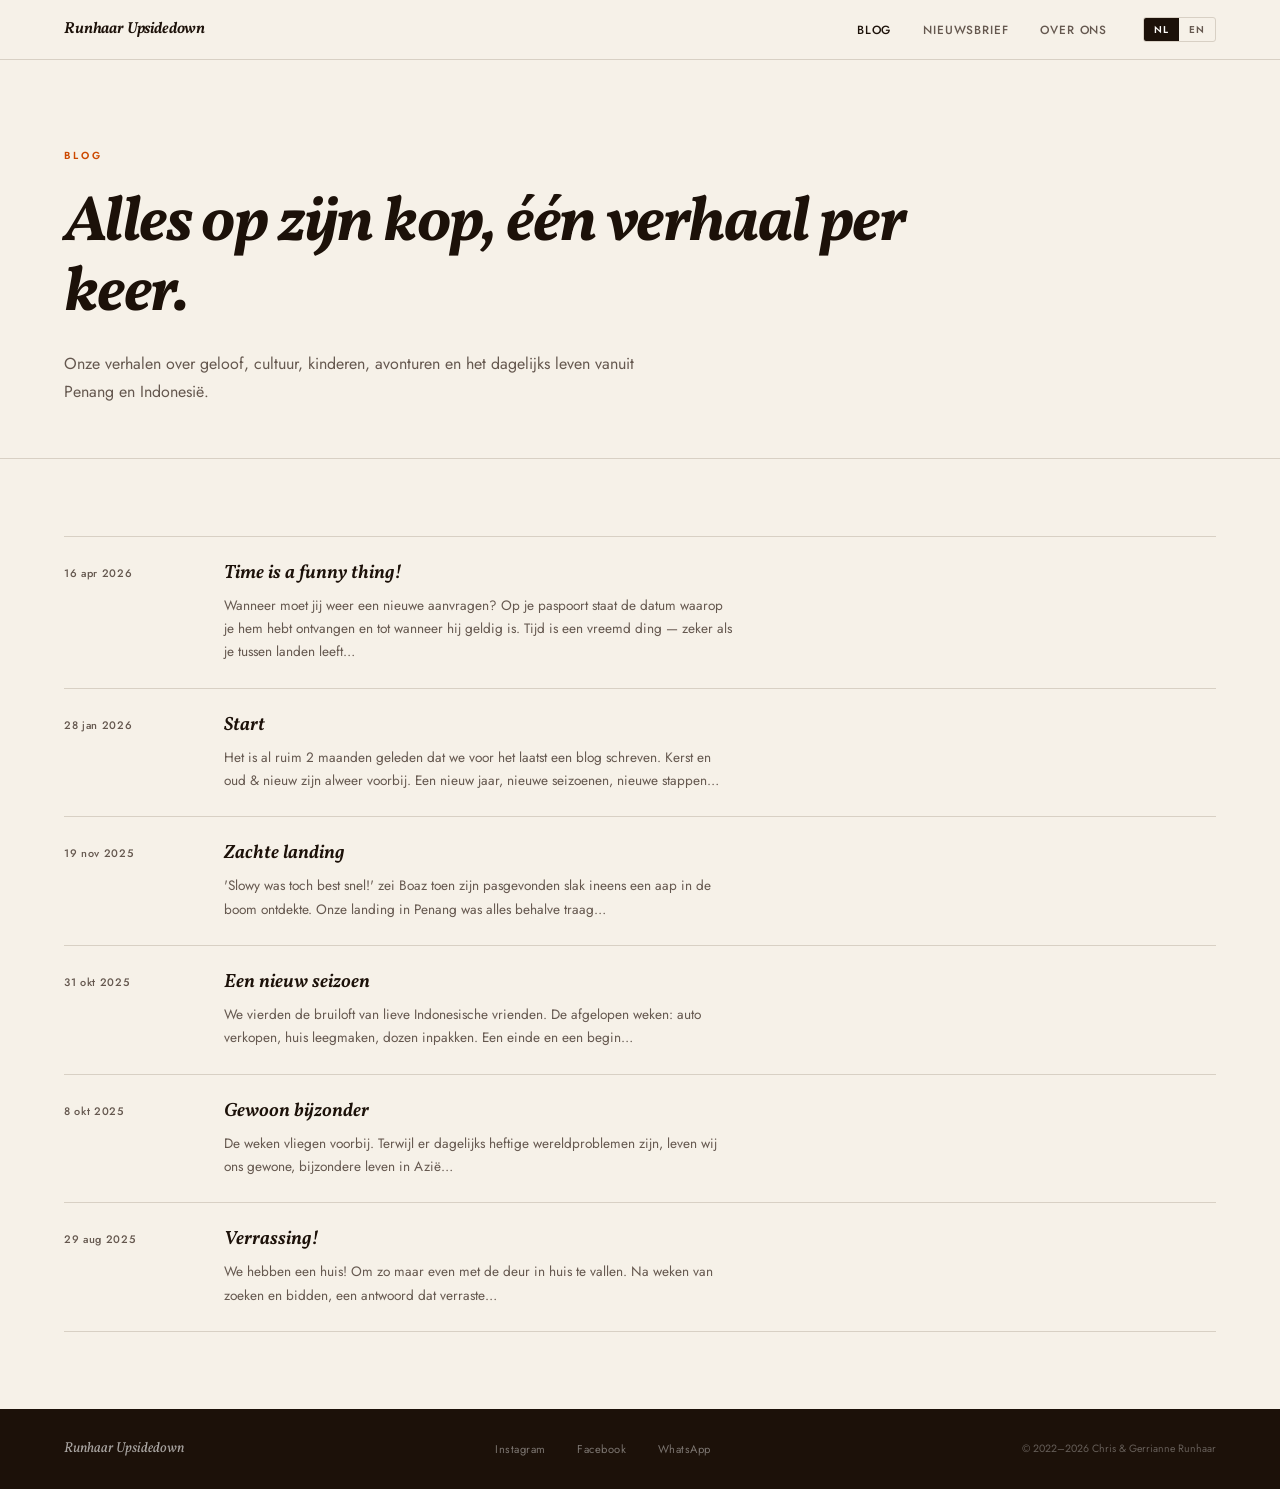
<file: blog.html>
<!DOCTYPE html>
<html lang="nl">
<head>
  <meta charset="UTF-8">
  <meta name="viewport" content="width=device-width, initial-scale=1.0">
  <title>Blog — Runhaar Upsidedown</title>
  <meta name="description" content="Alle blogs van Chris en Gerrianne Runhaar over hun leven in Penang en Azië.">
  <link rel="preconnect" href="https://fonts.googleapis.com">
  <link rel="preconnect" href="https://fonts.gstatic.com" crossorigin>
  <link href="https://fonts.googleapis.com/css2?family=Vollkorn:ital,wght@0,400;0,600;0,700;1,400;1,600;1,700&family=Jost:wght@300;400;500;600&display=swap" rel="stylesheet">
  <link rel="stylesheet" href="style.css">
</head>
<body class="lang-nl">

  <header class="site-header">
    <a href="index.html" class="site-logo">Runhaar Upsidedown</a>
    <nav class="site-nav">
      <a href="blog.html" class="nav-link active" data-lang="nl">Blog</a>
      <a href="blog.html" class="nav-link active" data-lang="en">Blog</a>
      <a href="newsletter.html" class="nav-link" data-lang="nl">Nieuwsbrief</a>
      <a href="newsletter.html" class="nav-link" data-lang="en">Newsletter</a>
      <a href="about.html" class="nav-link" data-lang="nl">Over ons</a>
      <a href="about.html" class="nav-link" data-lang="en">About us</a>
      <div class="lang-toggle">
        <button id="btn-nl" class="lang-btn active" onclick="setLang('nl')">NL</button>
        <button id="btn-en" class="lang-btn" onclick="setLang('en')">EN</button>
      </div>
    </nav>
  </header>

  <!-- HERO -->
  <section class="hero-text">
    <span class="eyebrow">Blog</span>
    <h1 data-lang="nl">Alles op zijn kop, één verhaal per keer.</h1>
    <h1 data-lang="en">Everything upside down, one story at a time.</h1>
    <p data-lang="nl">Onze verhalen over geloof, cultuur, kinderen, avonturen en het dagelijks leven vanuit Penang en Indonesië.</p>
    <p data-lang="en">Our stories about faith, culture, family, adventure, and everyday life from Penang and Indonesia.</p>
  </section>

  <!-- ALL POSTS -->
  <section class="content-section">
    <nav class="post-list">

      <a class="post-item" href="https://www.runhaarupsidedown.nl/blog" target="_blank" rel="noopener">
        <span class="post-date-col">16 apr 2026</span>
        <span>
          <p class="post-title">Time is a funny thing!</p>
          <p class="post-excerpt" data-lang="nl">Wanneer moet jij weer een nieuwe aanvragen? Op je paspoort staat de datum waarop je hem hebt ontvangen en tot wanneer hij geldig is. Tijd is een vreemd ding — zeker als je tussen landen leeft…</p>
          <p class="post-excerpt" data-lang="en">When do you need to renew yours? Your passport shows the date it was issued and how long it's valid. Time is a funny thing — especially when you live between countries…</p>
        </span>
      </a>

      <a class="post-item" href="https://www.runhaarupsidedown.nl/blog" target="_blank" rel="noopener">
        <span class="post-date-col">28 jan 2026</span>
        <span>
          <p class="post-title">Start</p>
          <p class="post-excerpt" data-lang="nl">Het is al ruim 2 maanden geleden dat we voor het laatst een blog schreven. Kerst en oud &amp; nieuw zijn alweer voorbij. Een nieuw jaar, nieuwe seizoenen, nieuwe stappen…</p>
          <p class="post-excerpt" data-lang="en">It's been over 2 months since our last post. Christmas and New Year have already passed. A new year, new seasons, new steps…</p>
        </span>
      </a>

      <a class="post-item" href="https://www.runhaarupsidedown.nl/blog" target="_blank" rel="noopener">
        <span class="post-date-col">19 nov 2025</span>
        <span>
          <p class="post-title">Zachte landing</p>
          <p class="post-excerpt" data-lang="nl">'Slowy was toch best snel!' zei Boaz toen zijn pasgevonden slak ineens een aap in de boom ontdekte. Onze landing in Penang was alles behalve traag…</p>
          <p class="post-excerpt" data-lang="en">'Slowy was actually pretty fast!' said Boaz when his newly found snail suddenly spotted a monkey in the tree. Our landing in Penang was anything but slow…</p>
        </span>
      </a>

      <a class="post-item" href="https://www.runhaarupsidedown.nl/blog" target="_blank" rel="noopener">
        <span class="post-date-col">31 okt 2025</span>
        <span>
          <p class="post-title">Een nieuw seizoen</p>
          <p class="post-excerpt" data-lang="nl">We vierden de bruiloft van lieve Indonesische vrienden. De afgelopen weken: auto verkopen, huis leegmaken, dozen inpakken. Een einde en een begin…</p>
          <p class="post-excerpt" data-lang="en">We celebrated the wedding of dear Indonesian friends. Recent weeks: selling a car, emptying the house, packing boxes. An ending and a beginning…</p>
        </span>
      </a>

      <a class="post-item" href="https://www.runhaarupsidedown.nl/blog" target="_blank" rel="noopener">
        <span class="post-date-col">8 okt 2025</span>
        <span>
          <p class="post-title">Gewoon bijzonder</p>
          <p class="post-excerpt" data-lang="nl">De weken vliegen voorbij. Terwijl er dagelijks heftige wereldproblemen zijn, leven wij ons gewone, bijzondere leven in Azië…</p>
          <p class="post-excerpt" data-lang="en">The weeks fly by. While the world faces daily crises, we live our ordinary, extraordinary life in Asia…</p>
        </span>
      </a>

      <a class="post-item" href="https://www.runhaarupsidedown.nl/blog" target="_blank" rel="noopener">
        <span class="post-date-col">29 aug 2025</span>
        <span>
          <p class="post-title">Verrassing!</p>
          <p class="post-excerpt" data-lang="nl">We hebben een huis! Om zo maar even met de deur in huis te vallen. Na weken van zoeken en bidden, een antwoord dat verraste…</p>
          <p class="post-excerpt" data-lang="en">We have a house! To get straight to the point. After weeks of searching and praying, an answer that surprised us…</p>
        </span>
      </a>

    </nav>
  </section>

  <footer class="site-footer">
    <span class="footer-brand">Runhaar Upsidedown</span>
    <div class="footer-links">
      <a href="https://instagram.com" target="_blank" rel="noopener">Instagram</a>
      <a href="https://facebook.com" target="_blank" rel="noopener">Facebook</a>
      <a href="https://wa.me/" target="_blank" rel="noopener">WhatsApp</a>
    </div>
    <span class="footer-copy">&copy; 2022–2026 Chris &amp; Gerrianne Runhaar</span>
  </footer>

  <script>
    function setLang(lang) {
      document.body.className = 'lang-' + lang;
      document.getElementById('btn-nl').classList.toggle('active', lang === 'nl');
      document.getElementById('btn-en').classList.toggle('active', lang === 'en');
      document.documentElement.lang = lang;
      localStorage.setItem('ruu-lang', lang);
    }

    const savedLang = localStorage.getItem('ruu-lang') || 'nl';
    setLang(savedLang);
  </script>

</body>
</html>
</file>
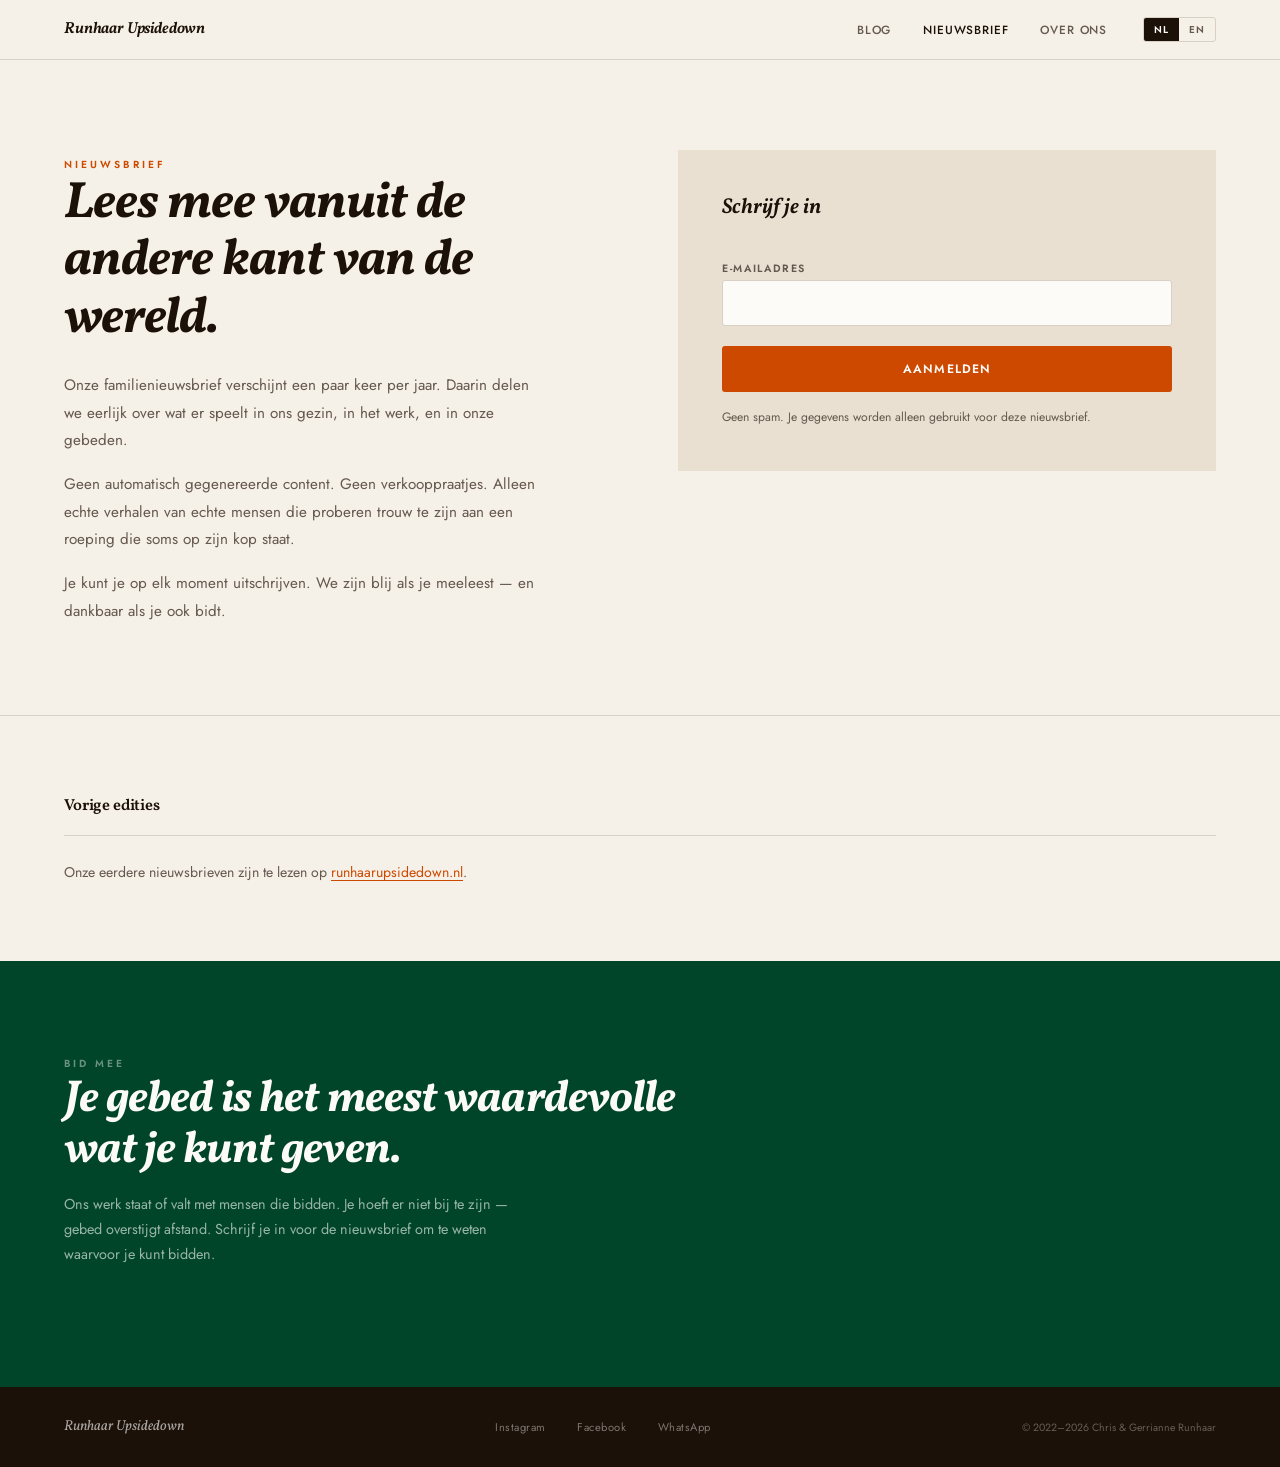
<file: newsletter.html>
<!DOCTYPE html>
<html lang="nl">
<head>
  <meta charset="UTF-8">
  <meta name="viewport" content="width=device-width, initial-scale=1.0">
  <title>Nieuwsbrief — Runhaar Upsidedown</title>
  <meta name="description" content="Schrijf je in voor de familienieuwsbrief van Chris en Gerrianne Runhaar.">
  <link rel="preconnect" href="https://fonts.googleapis.com">
  <link rel="preconnect" href="https://fonts.gstatic.com" crossorigin>
  <link href="https://fonts.googleapis.com/css2?family=Vollkorn:ital,wght@0,400;0,600;0,700;1,400;1,600;1,700&family=Jost:wght@300;400;500;600&display=swap" rel="stylesheet">
  <link rel="stylesheet" href="style.css">
</head>
<body class="lang-nl">

  <header class="site-header">
    <a href="index.html" class="site-logo">Runhaar Upsidedown</a>
    <nav class="site-nav">
      <a href="blog.html" class="nav-link" data-lang="nl">Blog</a>
      <a href="blog.html" class="nav-link" data-lang="en">Blog</a>
      <a href="newsletter.html" class="nav-link active" data-lang="nl">Nieuwsbrief</a>
      <a href="newsletter.html" class="nav-link active" data-lang="en">Newsletter</a>
      <a href="about.html" class="nav-link" data-lang="nl">Over ons</a>
      <a href="about.html" class="nav-link" data-lang="en">About us</a>
      <div class="lang-toggle">
        <button id="btn-nl" class="lang-btn active" onclick="setLang('nl')">NL</button>
        <button id="btn-en" class="lang-btn" onclick="setLang('en')">EN</button>
      </div>
    </nav>
  </header>

  <!-- NEWSLETTER LAYOUT -->
  <section class="newsletter-layout">
    <div class="newsletter-lead">
      <span class="eyebrow" data-lang="nl">Nieuwsbrief</span>
      <span class="eyebrow" data-lang="en">Newsletter</span>
      <h1 data-lang="nl">Lees mee vanuit de andere kant van de wereld.</h1>
      <h1 data-lang="en">Read along from the other side of the world.</h1>
      <p data-lang="nl">Onze familienieuwsbrief verschijnt een paar keer per jaar. Daarin delen we eerlijk over wat er speelt in ons gezin, in het werk, en in onze gebeden.</p>
      <p data-lang="en">Our family newsletter is published a few times a year. In it we share honestly about what's happening in our family, in our work, and in our prayers.</p>
      <p data-lang="nl">Geen automatisch gegenereerde content. Geen verkooppraatjes. Alleen echte verhalen van echte mensen die proberen trouw te zijn aan een roeping die soms op zijn kop staat.</p>
      <p data-lang="en">No auto-generated content. No sales pitch. Just real stories from real people trying to be faithful to a calling that is sometimes upside down.</p>
      <p data-lang="nl">Je kunt je op elk moment uitschrijven. We zijn blij als je meeleest — en dankbaar als je ook bidt.</p>
      <p data-lang="en">You can unsubscribe at any time. We are glad when you read along — and grateful when you pray along too.</p>
    </div>

    <div class="newsletter-box">
      <h2 data-lang="nl">Schrijf je in</h2>
      <h2 data-lang="en">Subscribe</h2>

      <form id="nl-form" onsubmit="handleSubscribe(event)">
        <div class="form-group">
          <label class="form-label" data-lang="nl" for="email-field">E-mailadres</label>
          <label class="form-label" data-lang="en" for="email-field">Email address</label>
          <input
            class="form-input"
            type="email"
            id="email-field"
            name="email"
            autocomplete="email"
            required>
        </div>

        <button class="btn-primary" type="submit">
          <span data-lang="nl">Aanmelden</span>
          <span data-lang="en">Subscribe</span>
        </button>

        <p class="form-note" data-lang="nl">Geen spam. Je gegevens worden alleen gebruikt voor deze nieuwsbrief.</p>
        <p class="form-note" data-lang="en">No spam. Your data is only used for this newsletter.</p>

        <div class="form-result" id="form-result"></div>
      </form>
    </div>
  </section>

  <!-- ARCHIVE NOTE -->
  <section class="newsletter-archive">
    <div class="section-head" style="margin-bottom: 1.5rem; padding-bottom: 1rem;">
      <span class="section-head-label" data-lang="nl">Vorige edities</span>
      <span class="section-head-label" data-lang="en">Past editions</span>
    </div>
    <p class="archive-note" data-lang="nl">
      Onze eerdere nieuwsbrieven zijn te lezen op <a href="https://www.runhaarupsidedown.nl" target="_blank" rel="noopener" style="color: var(--terra); text-decoration: underline; text-underline-offset: 3px;">runhaarupsidedown.nl</a>.
    </p>
    <p class="archive-note" data-lang="en">
      Our earlier newsletters can be found at <a href="https://www.runhaarupsidedown.nl" target="_blank" rel="noopener" style="color: var(--terra); text-decoration: underline; text-underline-offset: 3px;">runhaarupsidedown.nl</a>.
    </p>
  </section>

  <!-- NEWSLETTER BAND (prayer CTA) -->
  <section class="newsletter-band">
    <span class="eyebrow" data-lang="nl">Bid mee</span>
    <span class="eyebrow" data-lang="en">Pray along</span>
    <h2 data-lang="nl">Je gebed is het meest waardevolle wat je kunt geven.</h2>
    <h2 data-lang="en">Your prayer is the most valuable thing you can give.</h2>
    <p data-lang="nl">Ons werk staat of valt met mensen die bidden. Je hoeft er niet bij te zijn — gebed overstijgt afstand. Schrijf je in voor de nieuwsbrief om te weten waarvoor je kunt bidden.</p>
    <p data-lang="en">Our work depends on people who pray. You don't have to be there — prayer transcends distance. Subscribe to the newsletter to know what to pray for.</p>
  </section>

  <footer class="site-footer">
    <span class="footer-brand">Runhaar Upsidedown</span>
    <div class="footer-links">
      <a href="https://instagram.com" target="_blank" rel="noopener">Instagram</a>
      <a href="https://facebook.com" target="_blank" rel="noopener">Facebook</a>
      <a href="https://wa.me/" target="_blank" rel="noopener">WhatsApp</a>
    </div>
    <span class="footer-copy">&copy; 2022–2026 Chris &amp; Gerrianne Runhaar</span>
  </footer>

  <script>
    function setLang(lang) {
      document.body.className = 'lang-' + lang;
      document.getElementById('btn-nl').classList.toggle('active', lang === 'nl');
      document.getElementById('btn-en').classList.toggle('active', lang === 'en');
      document.documentElement.lang = lang;
      localStorage.setItem('ruu-lang', lang);
    }

    async function handleSubscribe(e) {
      e.preventDefault();
      const email = document.getElementById('email-field').value;
      const result = document.getElementById('form-result');
      const btn = e.target.querySelector('.btn-primary');
      const isEn = document.body.classList.contains('lang-en');

      btn.disabled = true;
      btn.innerHTML = isEn ? 'Submitting…' : 'Aanmelden…';

      try {
        const res = await fetch('/api/subscribe', {
          method: 'POST',
          headers: { 'Content-Type': 'application/json' },
          body: JSON.stringify({ email }),
        });
        const data = await res.json();

        result.style.display = 'block';
        result.className = 'form-result ' + (data.ok ? 'success' : 'error');

        if (data.ok) {
          result.textContent = data.already
            ? (isEn ? 'You\'re already subscribed — thank you!' : 'Je bent al aangemeld — bedankt!')
            : (isEn ? 'Subscribed! We\'ll be in touch.' : 'Aangemeld! We houden je op de hoogte.');
        } else {
          result.textContent = data.error || (isEn ? 'Something went wrong. Please try again.' : 'Er ging iets mis. Probeer het opnieuw.');
        }
      } catch {
        result.style.display = 'block';
        result.className = 'form-result error';
        result.textContent = isEn ? 'Something went wrong. Please try again.' : 'Er ging iets mis. Probeer het opnieuw.';
      } finally {
        btn.disabled = false;
        btn.innerHTML = isEn
          ? '<span data-lang="en">Subscribe</span>'
          : '<span data-lang="nl">Aanmelden</span>';
      }
    }

    const savedLang = localStorage.getItem('ruu-lang') || 'nl';
    setLang(savedLang);
  </script>

</body>
</html>
</file>
<file: style.css>
/* Runhaar Upsidedown — shared styles */

*, *::before, *::after { margin: 0; padding: 0; box-sizing: border-box; }

:root {
  --cream:    oklch(96% 0.014 82);
  --sand:     oklch(91% 0.022 78);
  --ink:      oklch(19% 0.024 56);
  --mid:      oklch(47% 0.022 58);
  --rule:     oklch(86% 0.018 76);
  --terra:    oklch(58% 0.18 42);
  --terra-dk: oklch(50% 0.18 42);
  --green:    oklch(34% 0.085 162);
  --white:    oklch(99% 0.005 82);
  --ff-disp:  'Vollkorn', Georgia, 'Times New Roman', serif;
  --ff-body:  'Jost', system-ui, sans-serif;
}

html { scroll-behavior: smooth; }

body {
  font-family: var(--ff-body);
  background: var(--cream);
  color: var(--ink);
  line-height: 1.65;
  -webkit-font-smoothing: antialiased;
}

img { display: block; max-width: 100%; height: auto; }
a { color: inherit; }

/* ── HEADER ── */
.site-header {
  position: sticky;
  top: 0;
  z-index: 100;
  background: var(--cream);
  border-bottom: 1px solid var(--rule);
  padding: 0 clamp(1.5rem, 5vw, 4rem);
  display: flex;
  align-items: center;
  justify-content: space-between;
  height: 60px;
}

.site-logo {
  font-family: var(--ff-disp);
  font-size: 1rem;
  font-weight: 600;
  font-style: italic;
  letter-spacing: -0.01em;
  text-decoration: none;
  color: var(--ink);
  flex-shrink: 0;
}

.site-nav {
  display: flex;
  align-items: center;
  gap: clamp(1rem, 2.5vw, 2rem);
}

.nav-link {
  font-size: 0.74rem;
  font-weight: 500;
  letter-spacing: 0.07em;
  text-transform: uppercase;
  text-decoration: none;
  color: var(--mid);
  transition: color 0.15s;
}

.nav-link:hover,
.nav-link.active { color: var(--ink); }

.lang-toggle {
  display: flex;
  border: 1px solid var(--rule);
  border-radius: 3px;
  overflow: hidden;
  margin-left: 0.25rem;
}

.lang-btn {
  background: none;
  border: none;
  padding: 0.28rem 0.6rem;
  font-family: var(--ff-body);
  font-size: 0.62rem;
  font-weight: 600;
  letter-spacing: 0.14em;
  cursor: pointer;
  color: var(--mid);
  transition: background 0.15s, color 0.15s;
}

.lang-btn.active {
  background: var(--ink);
  color: var(--white);
}

/* ── EYEBROW ── */
.eyebrow {
  display: block;
  font-size: 0.64rem;
  font-weight: 600;
  letter-spacing: 0.3em;
  text-transform: uppercase;
  color: var(--terra);
}

/* ── PHOTO HERO ── */
.hero-photo {
  position: relative;
  height: clamp(480px, 70vh, 740px);
  background: var(--ink);
  overflow: hidden;
}

.hero-photo img {
  position: absolute;
  inset: 0;
  width: 100%;
  height: 100%;
  object-fit: cover;
  object-position: center 30%;
  opacity: 0.62;
}

.hero-photo-content {
  position: relative;
  height: 100%;
  display: flex;
  flex-direction: column;
  justify-content: flex-end;
  padding: clamp(2rem, 5vw, 5rem);
  padding-right: min(40%, 45rem);
}

.hero-photo-content .eyebrow {
  color: rgba(255,255,255,0.5);
  margin-bottom: 1.5rem;
}

.hero-photo-content h1 {
  font-family: var(--ff-disp);
  font-size: clamp(2.4rem, 5.5vw, 4.8rem);
  font-weight: 700;
  font-style: italic;
  line-height: 1.08;
  letter-spacing: -0.025em;
  color: var(--white);
  max-width: 18ch;
  margin-bottom: 1.5rem;
}

.hero-photo-content p {
  font-size: clamp(0.88rem, 1.4vw, 1rem);
  line-height: 1.72;
  color: rgba(255,255,255,0.7);
  max-width: 52ch;
}

/* ── TEXT HERO ── */
.hero-text {
  padding: clamp(3rem, 7vw, 5.5rem) clamp(1.5rem, 6vw, 4rem) clamp(2.5rem, 4vw, 3.5rem);
  border-bottom: 1px solid var(--rule);
}

.hero-text .eyebrow { margin-bottom: 1.5rem; }

.hero-text h1 {
  font-family: var(--ff-disp);
  font-size: clamp(2.2rem, 5vw, 4rem);
  font-weight: 700;
  font-style: italic;
  line-height: 1.1;
  letter-spacing: -0.025em;
  max-width: 22ch;
  margin-bottom: 1.25rem;
}

.hero-text p {
  font-size: 1rem;
  line-height: 1.78;
  color: var(--mid);
  max-width: 60ch;
}

/* ── CONTENT SECTION ── */
.content-section {
  padding: clamp(3rem, 6vw, 5rem) clamp(1.5rem, 6vw, 4rem);
}

.section-head {
  display: flex;
  align-items: baseline;
  justify-content: space-between;
  padding-bottom: 1.25rem;
  margin-bottom: 2.5rem;
  border-bottom: 1px solid var(--rule);
}

.section-head-label {
  font-family: var(--ff-disp);
  font-size: 1rem;
  font-weight: 600;
  letter-spacing: -0.01em;
}

.see-all {
  font-size: 0.73rem;
  font-weight: 500;
  letter-spacing: 0.05em;
  color: var(--terra);
  text-decoration: none;
  transition: color 0.15s;
}

.see-all:hover { color: var(--terra-dk); }

/* ── POST LIST ── */
.post-list { display: flex; flex-direction: column; }

.post-item {
  display: grid;
  grid-template-columns: 7rem 1fr;
  gap: 3rem;
  padding: 1.5rem 0;
  border-bottom: 1px solid var(--rule);
  text-decoration: none;
  color: inherit;
  transition: opacity 0.15s;
}

.post-item:first-child { border-top: 1px solid var(--rule); }
.post-item:hover { opacity: 0.68; }
.post-item:hover .post-title { color: var(--terra); }

.post-date-col {
  font-size: 0.68rem;
  font-weight: 500;
  letter-spacing: 0.06em;
  color: var(--mid);
  padding-top: 0.25rem;
  white-space: nowrap;
}

.post-title {
  font-family: var(--ff-disp);
  font-size: clamp(1rem, 1.8vw, 1.2rem);
  font-weight: 600;
  font-style: italic;
  line-height: 1.3;
  margin-bottom: 0.5rem;
  color: var(--ink);
  transition: color 0.15s;
}

.post-excerpt {
  font-size: 0.85rem;
  line-height: 1.72;
  color: var(--mid);
  max-width: 64ch;
}

/* ── SPLIT PHOTO ── */
.split-section {
  display: grid;
  grid-template-columns: 1fr 1fr;
  min-height: 440px;
  border-top: 1px solid var(--rule);
}

.split-photo { overflow: hidden; background: var(--sand); }

.split-photo img {
  width: 100%;
  height: 100%;
  object-fit: cover;
  object-position: center top;
}

.split-content {
  background: var(--sand);
  padding: clamp(2.5rem, 5vw, 4.5rem) clamp(2rem, 4vw, 3.5rem);
  display: flex;
  flex-direction: column;
  justify-content: center;
}

.split-content .eyebrow { margin-bottom: 1.5rem; }

.split-content h2 {
  font-family: var(--ff-disp);
  font-size: clamp(1.4rem, 2.8vw, 2.2rem);
  font-weight: 700;
  font-style: italic;
  line-height: 1.18;
  letter-spacing: -0.02em;
  margin-bottom: 1.25rem;
}

.split-content p {
  font-size: 0.9rem;
  line-height: 1.82;
  color: var(--mid);
  max-width: 48ch;
}

.split-content p + p { margin-top: 1rem; }

/* ── NEWSLETTER BAND ── */
.newsletter-band {
  background: var(--green);
  padding: clamp(3rem, 7vw, 5.5rem) clamp(1.5rem, 6vw, 4rem);
}

.newsletter-band .eyebrow {
  color: rgba(255,255,255,0.42);
  margin-bottom: 1.5rem;
}

.newsletter-band h2 {
  font-family: var(--ff-disp);
  font-size: clamp(1.8rem, 3.5vw, 2.8rem);
  font-weight: 700;
  font-style: italic;
  color: var(--white);
  line-height: 1.12;
  letter-spacing: -0.02em;
  max-width: 22ch;
  margin-bottom: 1rem;
}

.newsletter-band p {
  font-size: 0.9rem;
  line-height: 1.75;
  color: rgba(255,255,255,0.6);
  max-width: 50ch;
  margin-bottom: 2rem;
}

.subscribe-form {
  display: flex;
  gap: 0.5rem;
  flex-wrap: wrap;
  max-width: 520px;
}

.subscribe-form input[type="email"] {
  flex: 1;
  min-width: 200px;
  padding: 0.75rem 1rem;
  background: rgba(255,255,255,0.1);
  border: 1px solid rgba(255,255,255,0.2);
  border-radius: 3px;
  font-family: var(--ff-body);
  font-size: 0.9rem;
  color: var(--white);
  outline: none;
  transition: border-color 0.15s;
}

.subscribe-form input::placeholder { color: rgba(255,255,255,0.36); }
.subscribe-form input:focus { border-color: rgba(255,255,255,0.5); }

.subscribe-form button {
  padding: 0.75rem 1.5rem;
  background: var(--terra);
  border: none;
  border-radius: 3px;
  font-family: var(--ff-body);
  font-size: 0.74rem;
  font-weight: 600;
  letter-spacing: 0.09em;
  text-transform: uppercase;
  color: var(--white);
  cursor: pointer;
  transition: background 0.15s;
  white-space: nowrap;
}

.subscribe-form button:hover { background: var(--terra-dk); }

.form-msg {
  margin-top: 1rem;
  font-size: 0.82rem;
  color: rgba(255,255,255,0.75);
  display: none;
}

/* ── FOOTER ── */
.site-footer {
  background: var(--ink);
  padding: 1.75rem clamp(1.5rem, 6vw, 4rem);
  display: flex;
  justify-content: space-between;
  align-items: center;
  gap: 1rem;
  flex-wrap: wrap;
}

.footer-brand {
  font-family: var(--ff-disp);
  font-size: 0.9rem;
  font-style: italic;
  color: rgba(255,255,255,0.62);
}

.footer-links {
  display: flex;
  gap: 2rem;
  align-items: center;
}

.footer-links a {
  font-size: 0.7rem;
  letter-spacing: 0.04em;
  color: rgba(255,255,255,0.42);
  text-decoration: none;
  transition: color 0.15s;
}

.footer-links a:hover { color: rgba(255,255,255,0.82); }

.footer-copy {
  font-size: 0.66rem;
  color: rgba(255,255,255,0.32);
}

/* ── ABOUT PAGE ── */
.about-hero-grid {
  display: grid;
  grid-template-columns: 1fr 340px;
  gap: clamp(3rem, 6vw, 5rem);
  align-items: center;
  padding: clamp(3rem, 6vw, 5rem) clamp(1.5rem, 6vw, 4rem);
  border-bottom: 1px solid var(--rule);
}

.about-hero-grid .eyebrow { margin-bottom: 1.5rem; }

.about-hero-grid h1 {
  font-family: var(--ff-disp);
  font-size: clamp(1.8rem, 4vw, 3.2rem);
  font-weight: 700;
  font-style: italic;
  line-height: 1.12;
  letter-spacing: -0.02em;
  margin-bottom: 1.5rem;
}

.about-hero-grid p {
  font-size: 0.95rem;
  line-height: 1.82;
  color: var(--mid);
  max-width: 56ch;
}

.about-hero-grid p + p { margin-top: 1rem; }

.about-photo {
  aspect-ratio: 3/4;
  overflow: hidden;
  border-radius: 2px;
}

.about-photo img {
  width: 100%;
  height: 100%;
  object-fit: cover;
  object-position: center top;
}

.principle-band {
  background: var(--sand);
  padding: clamp(3.5rem, 7vw, 6rem) clamp(1.5rem, 6vw, 4rem);
}

.principle-band blockquote {
  font-family: var(--ff-disp);
  font-size: clamp(1.8rem, 4vw, 3.2rem);
  font-weight: 700;
  font-style: italic;
  line-height: 1.12;
  letter-spacing: -0.025em;
  max-width: 26ch;
  margin-bottom: 2rem;
}

.principle-band p {
  font-size: 0.95rem;
  line-height: 1.82;
  color: var(--mid);
  max-width: 64ch;
}

.principle-band p + p { margin-top: 1rem; }

.two-col {
  display: grid;
  grid-template-columns: 1fr 1fr;
  gap: clamp(3rem, 6vw, 5rem);
  padding: clamp(3rem, 6vw, 5rem) clamp(1.5rem, 6vw, 4rem);
  border-top: 1px solid var(--rule);
}

.two-col h2 {
  font-family: var(--ff-disp);
  font-size: clamp(1.2rem, 2.5vw, 1.65rem);
  font-weight: 700;
  font-style: italic;
  line-height: 1.25;
  margin-bottom: 1.25rem;
}

.two-col p {
  font-size: 0.9rem;
  line-height: 1.82;
  color: var(--mid);
}

.two-col p + p { margin-top: 1rem; }

/* ── NEWSLETTER PAGE ── */
.newsletter-layout {
  display: grid;
  grid-template-columns: 1fr 1fr;
  gap: clamp(3rem, 6vw, 5rem);
  padding: clamp(3.5rem, 7vw, 6rem) clamp(1.5rem, 6vw, 4rem);
  align-items: start;
  border-bottom: 1px solid var(--rule);
}

.newsletter-lead .eyebrow { margin-bottom: 1.5rem; }

.newsletter-lead h1 {
  font-family: var(--ff-disp);
  font-size: clamp(2rem, 4vw, 3.2rem);
  font-weight: 700;
  font-style: italic;
  line-height: 1.12;
  letter-spacing: -0.02em;
  margin-bottom: 1.5rem;
}

.newsletter-lead p {
  font-size: 0.95rem;
  line-height: 1.82;
  color: var(--mid);
  max-width: 54ch;
}

.newsletter-lead p + p { margin-top: 1rem; }

.newsletter-box {
  background: var(--sand);
  padding: clamp(2rem, 4vw, 2.75rem);
}

.newsletter-box h2 {
  font-family: var(--ff-disp);
  font-size: 1.35rem;
  font-weight: 600;
  font-style: italic;
  line-height: 1.3;
  margin-bottom: 2rem;
}

.form-group { margin-bottom: 1.25rem; }

.form-label {
  display: block;
  font-size: 0.66rem;
  font-weight: 600;
  letter-spacing: 0.13em;
  text-transform: uppercase;
  color: var(--mid);
  margin-bottom: 0.5rem;
}

.form-input {
  width: 100%;
  padding: 0.75rem 1rem;
  background: var(--white);
  border: 1px solid var(--rule);
  border-radius: 3px;
  font-family: var(--ff-body);
  font-size: 0.9rem;
  color: var(--ink);
  outline: none;
  transition: border-color 0.15s;
}

.form-input:focus { border-color: var(--terra); }

.btn-primary {
  display: block;
  width: 100%;
  padding: 0.875rem;
  background: var(--terra);
  border: none;
  border-radius: 3px;
  font-family: var(--ff-body);
  font-size: 0.76rem;
  font-weight: 600;
  letter-spacing: 0.1em;
  text-transform: uppercase;
  color: var(--white);
  cursor: pointer;
  transition: background 0.15s;
  text-align: center;
}

.btn-primary:hover { background: var(--terra-dk); }

.form-note {
  margin-top: 1rem;
  font-size: 0.76rem;
  color: var(--mid);
  line-height: 1.6;
}

.form-result {
  margin-top: 1rem;
  padding: 0.875rem 1rem;
  border-radius: 3px;
  font-size: 0.84rem;
  display: none;
}

.form-result.success {
  background: oklch(93% 0.05 162);
  color: oklch(30% 0.09 162);
}

.form-result.error {
  background: oklch(95% 0.04 42);
  color: var(--terra-dk);
}

.newsletter-archive {
  padding: clamp(3rem, 6vw, 5rem) clamp(1.5rem, 6vw, 4rem);
}

.archive-note {
  font-size: 0.88rem;
  line-height: 1.72;
  color: var(--mid);
  max-width: 56ch;
}

/* ── LANG SYSTEM ── */
[data-lang] { display: none; }
.lang-nl [data-lang="nl"] { display: revert; }
.lang-en [data-lang="en"] { display: revert; }
/* Nav items: reset to block for flex-item context */
.site-nav [data-lang] { display: none; }
.lang-nl .site-nav [data-lang="nl"] { display: block; }
.lang-en .site-nav [data-lang="en"] { display: block; }

/* ── MOBILE ── */
@media (max-width: 768px) {
  .site-nav .nav-link { display: none; }

  .hero-photo-content { padding-right: clamp(2rem, 5vw, 4rem); }

  .split-section { grid-template-columns: 1fr; }
  .split-photo { height: 260px; }

  .about-hero-grid {
    grid-template-columns: 1fr;
  }
  .about-photo { aspect-ratio: 4/3; order: -1; }

  .two-col { grid-template-columns: 1fr; }

  .newsletter-layout { grid-template-columns: 1fr; }

  .post-item {
    grid-template-columns: 1fr;
    gap: 0.4rem;
  }

  .site-footer {
    flex-direction: column;
    text-align: center;
    gap: 0.75rem;
  }
}
</file>
